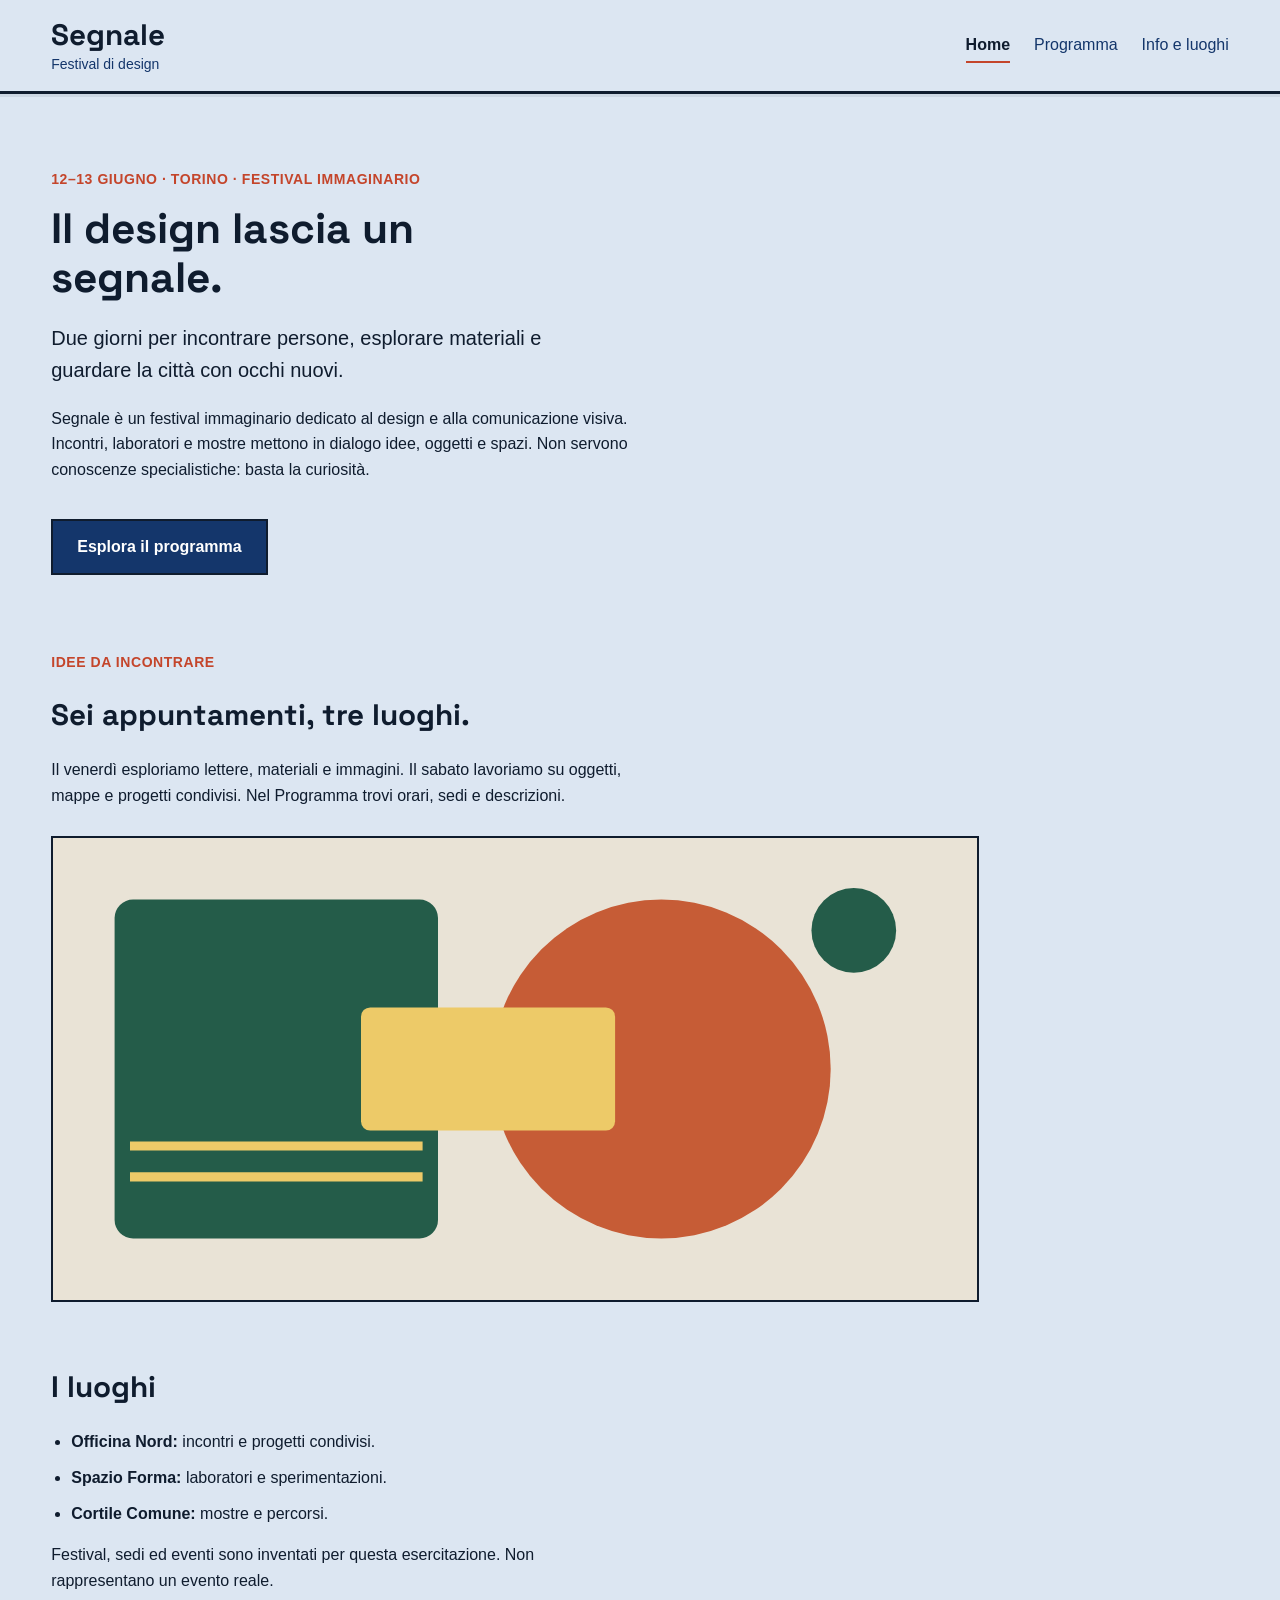
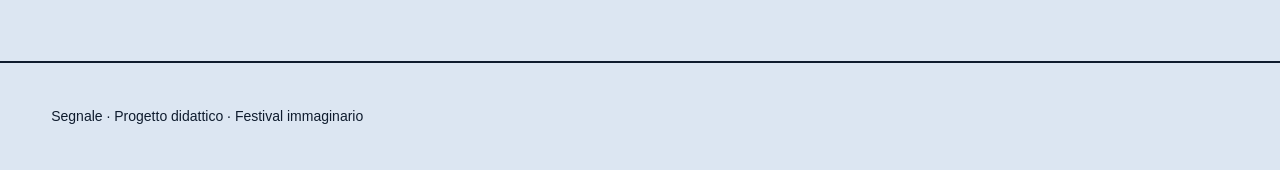
<file: index.html>
<!doctype html>
<html lang="it">
<head>
  <meta charset="utf-8">
  <meta name="viewport" content="width=device-width, initial-scale=1">
  <title>Segnale — Festival di design</title>
  <link rel="preconnect" href="https://fonts.googleapis.com">
  <link rel="preconnect" href="https://fonts.gstatic.com" crossorigin>
  <link href="https://fonts.googleapis.com/css2?family=Space+Grotesk:wght@700&display=swap" rel="stylesheet">
  <link rel="stylesheet" href="style.css">
</head>
<body>
  <a class="skip-link" href="#contenuto">Vai al contenuto</a>
  <header class="site-header">
    <div class="container">
      <a class="brand" href="index.html">Segnale<span>Festival di design</span></a>
      <nav aria-label="Navigazione principale">
        <ul>
          <li><a href="index.html" aria-current="page">Home</a></li>
          <li><a href="programma.html">Programma</a></li>
          <li><a href="info.html">Info e luoghi</a></li>
        </ul>
      </nav>
    </div>
  </header>

  <main id="contenuto" class="container">
    <section class="intro" aria-labelledby="titolo-home">
      <p class="eyebrow">12–13 giugno · Torino · Festival immaginario</p>
      <h1 id="titolo-home">Il design lascia un segnale.</h1>
      <p class="lead">Due giorni per incontrare persone, esplorare materiali e guardare la città con occhi nuovi.</p>
      <p class="reading-text">Segnale è un festival immaginario dedicato al design e alla comunicazione visiva. Incontri, laboratori e mostre mettono in dialogo idee, oggetti e spazi. Non servono conoscenze specialistiche: basta la curiosità.</p>
      <a class="button-link" href="programma.html">Esplora il programma</a>
    </section>

    <section class="content-section" aria-labelledby="titolo-festival">
      <p class="eyebrow">Idee da incontrare</p>
      <h2 id="titolo-festival">Sei appuntamenti, tre luoghi.</h2>
      <p class="reading-text">Il venerdì esploriamo lettere, materiali e immagini. Il sabato lavoriamo su oggetti, mappe e progetti condivisi. Nel Programma trovi orari, sedi e descrizioni.</p>
      <img class="festival-image" src="assets/festival.svg" alt="Composizione geometrica di cerchi e rettangoli nei colori del festival" width="1200" height="600">
    </section>

    <section class="content-section" aria-labelledby="titolo-luoghi">
      <h2 id="titolo-luoghi">I luoghi</h2>
      <ul class="venues">
        <li><strong>Officina Nord:</strong> incontri e progetti condivisi.</li>
        <li><strong>Spazio Forma:</strong> laboratori e sperimentazioni.</li>
        <li><strong>Cortile Comune:</strong> mostre e percorsi.</li>
      </ul>
      <p class="reading-text">Festival, sedi ed eventi sono inventati per questa esercitazione. Non rappresentano un evento reale.</p>
    </section>
  </main>

  <footer class="site-footer"><div class="container"><p>Segnale · Progetto didattico · Festival immaginario</p></div></footer>
</body>
</html>
</file>
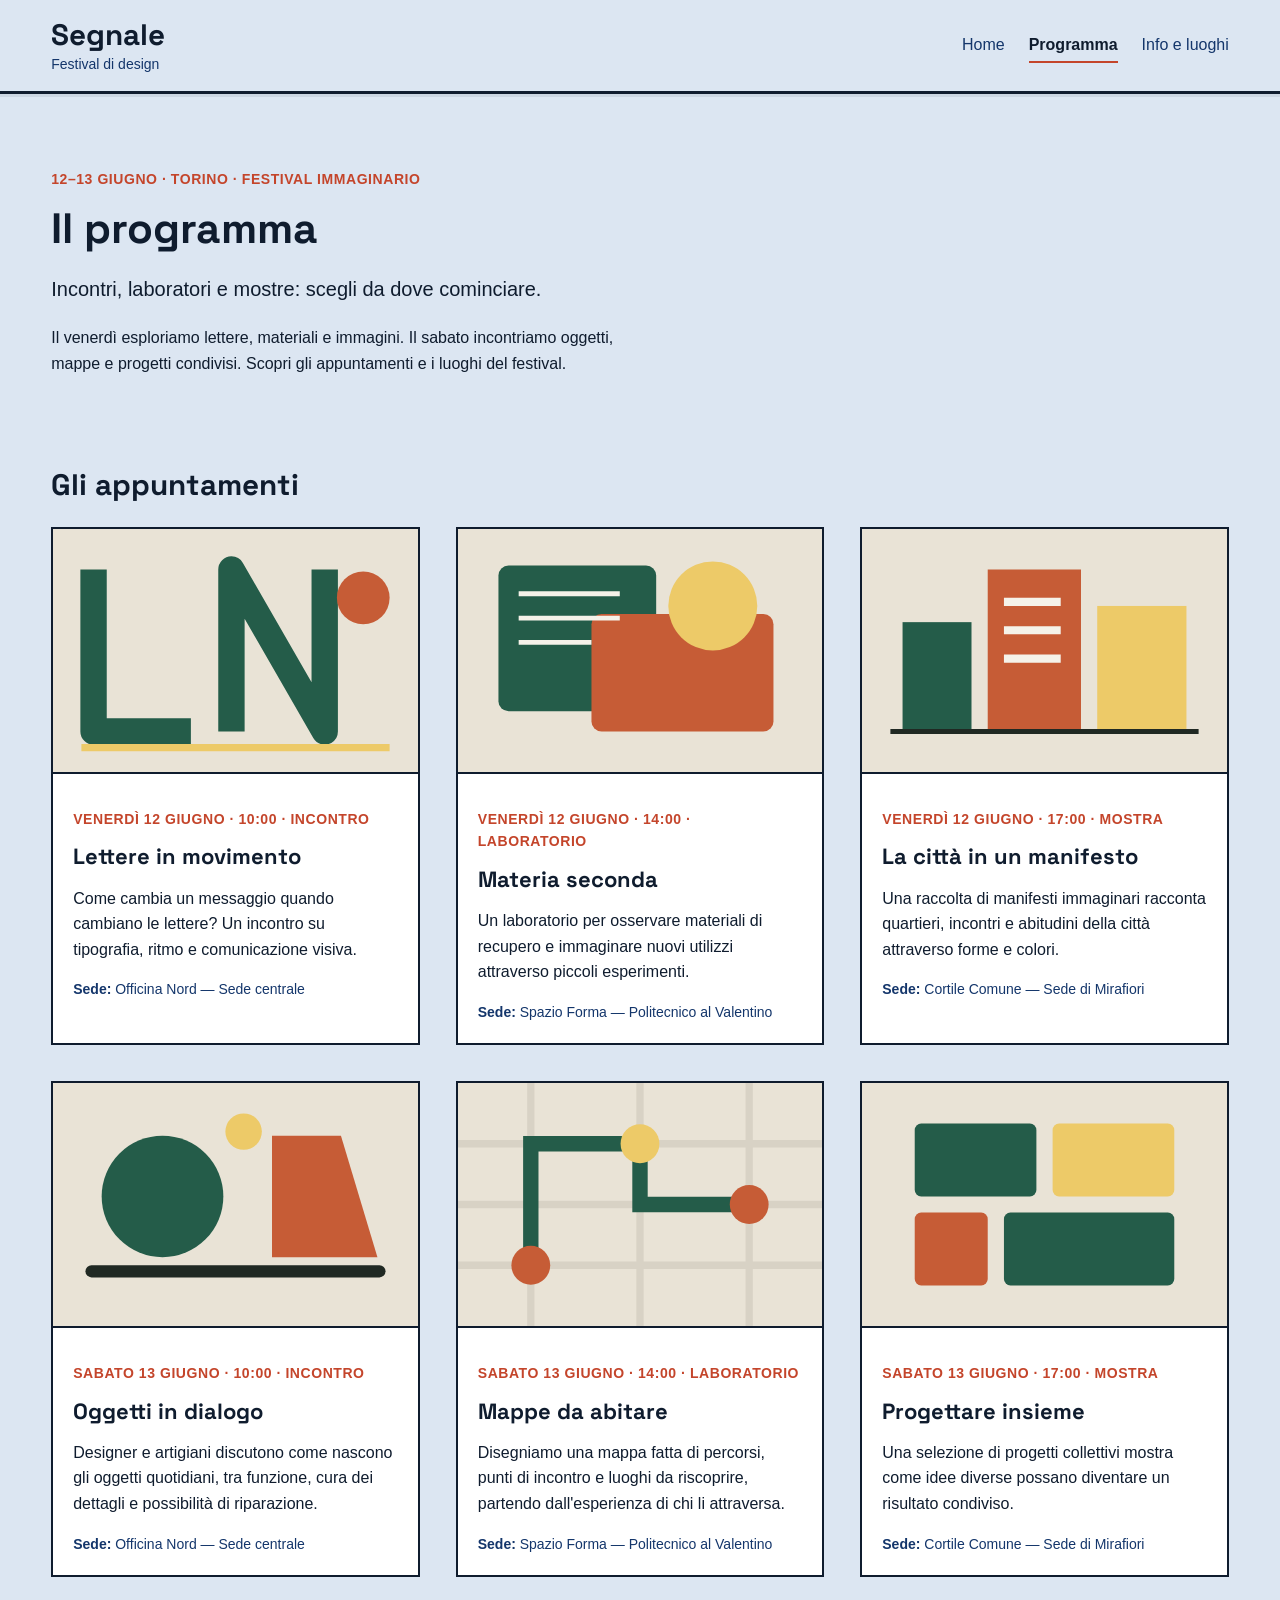
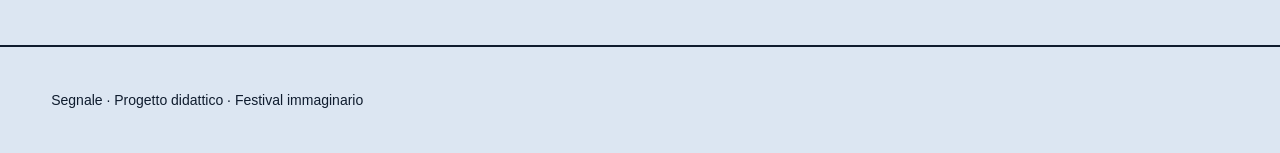
<file: programma.html>
<!doctype html>
<html lang="it">
<head>
  <meta charset="utf-8">
  <meta name="viewport" content="width=device-width, initial-scale=1">
  <title>Programma — Segnale</title>
  <link rel="preconnect" href="https://fonts.googleapis.com">
  <link rel="preconnect" href="https://fonts.gstatic.com" crossorigin>
  <link href="https://fonts.googleapis.com/css2?family=Space+Grotesk:wght@700&display=swap" rel="stylesheet">
  <link rel="stylesheet" href="style.css">
</head>
<body>
  <a class="skip-link" href="#contenuto">Vai al contenuto</a>
  <header class="site-header">
    <div class="container">
      <a class="brand" href="index.html">Segnale<span>Festival di design</span></a>
      <nav aria-label="Navigazione principale">
        <ul>
          <li><a href="index.html">Home</a></li>
          <li><a href="programma.html" aria-current="page">Programma</a></li>
          <li><a href="info.html">Info e luoghi</a></li>
        </ul>
      </nav>
    </div>
  </header>

  <main id="contenuto" class="container">
    <section class="intro" aria-labelledby="titolo-programma">
      <p class="eyebrow">12–13 giugno · Torino · Festival immaginario</p>
      <h1 id="titolo-programma">Il programma</h1>
      <p class="lead">Incontri, laboratori e mostre: scegli da dove cominciare.</p>
      <p class="reading-text">Il venerdì esploriamo lettere, materiali e immagini. Il sabato incontriamo oggetti, mappe e progetti condivisi. Scopri gli appuntamenti e i luoghi del festival.</p>
    </section>

    <section class="content-section" aria-labelledby="titolo-eventi">
      <h2 id="titolo-eventi">Gli appuntamenti</h2>
      <p id="stato-programma" class="program-status" role="status" aria-live="polite">Caricamento del programma...</p>
      <div id="griglia-eventi" class="event-grid"></div>
    </section>
  </main>

  <footer class="site-footer">
    <div class="container">
      <p>Segnale · Progetto didattico · Festival immaginario</p>
    </div>
  </footer>

  <script src="programma.js"></script>
</body>
</html>
</file>
<file: style.css>
:root {
  --colore-primario: #14366b;
  --colore-sfondo: #dce6f2;
  --colore-testo: #0f1c2e;
  --colore-accento: #c4452b;
  --font-testo: Helvetica, Arial, sans-serif;
  --font-titoli: "Space Grotesk", Arial, sans-serif;
}

* {
  box-sizing: border-box;
}

body {
  margin: 0;
  background: var(--colore-sfondo);
  color: var(--colore-testo);
  font-family: var(--font-testo);
  font-size: 1rem;
  line-height: 1.6;
}

a {
  color: var(--colore-primario);
}

a:hover {
  color: var(--colore-accento);
  text-decoration-thickness: 3px;
}

a:focus-visible,
.swiper-button-next:focus-visible,
.swiper-button-prev:focus-visible {
  outline: 3px solid var(--colore-accento);
  outline-offset: 4px;
}

/* Contenitore ampliato come da moodboard (74rem) */
.container {
  width: 92%;
  max-width: 74rem;
  margin: 0 auto;
}

/* Intestazione sticky con sfondo solido e bordo netto */
.site-header {
  padding: 1.15rem 0;
  border-bottom: 3px solid var(--colore-testo);
  position: sticky;
  top: 0;
  z-index: 1000;
  background-color: var(--colore-sfondo);
  box-shadow: 0 3px 0 rgba(15, 28, 46, 0.08);
}

.site-header .container {
  display: flex;
  justify-content: space-between;
  align-items: center;
  gap: 1.5rem;
}

.brand {
  display: inline-block;
  font-family: var(--font-titoli);
  color: var(--colore-testo);
  font-size: 1.85rem;
  font-weight: bold;
  line-height: 1.15;
  text-decoration: none;
}

.brand span {
  display: block;
  margin-top: 0.25rem;
  font-family: var(--font-testo);
  font-size: 0.875rem;
  font-weight: normal;
  color: var(--colore-primario);
}

nav {
  margin-top: 0;
}

nav ul {
  list-style: none;
  padding-left: 0;
  margin: 0;
  display: flex;
  flex-direction: row;
  flex-wrap: wrap;
  gap: 1.5rem;
}

nav a {
  display: inline-block;
  padding: 0.25rem 0;
  text-decoration: none;
  border-bottom: 2px solid transparent;
}

nav a:hover {
  border-bottom-color: var(--colore-accento);
}

nav a[aria-current="page"] {
  font-weight: bold;
  color: var(--colore-testo);
  border-bottom: 2px solid var(--colore-accento);
}

/* Spaziature più ampie tra le sezioni */
.intro {
  padding: 3.75rem 0 1.5rem;
}

.eyebrow,
.event-meta {
  color: var(--colore-accento);
  font-size: 0.875rem;
  font-weight: bold;
  text-transform: uppercase;
  letter-spacing: 0.04em;
}

h1,
h2,
h3 {
  font-family: var(--font-titoli);
  line-height: 1.15;
  color: var(--colore-testo);
}

h1 {
  max-width: 18ch;
  margin: 0.75rem 0 1.25rem;
  font-size: 2.65rem;
}

h2 {
  font-size: 1.85rem;
}

h3 {
  margin: 0.5rem 0 0.75rem;
  font-size: 1.375rem;
}

.lead {
  max-width: 48ch;
  font-size: 1.25rem;
}

.reading-text {
  max-width: 65ch;
}

/* Pulsante squadrato con bordo netto in stile editoriale */
.button-link {
  display: inline-block;
  margin-top: 1.25rem;
  padding: 0.85rem 1.5rem;
  border-radius: 0;
  border: 2px solid var(--colore-testo);
  background: var(--colore-primario);
  color: #ffffff;
  font-weight: bold;
  text-decoration: none;
  transition: background-color 0.15s ease;
}

.button-link:hover {
  background: var(--colore-accento);
  color: #ffffff;
}

.content-section {
  margin: 3.25rem 0 4.25rem;
}

.festival-image {
  display: block;
  width: 100%;
  max-width: 58rem;
  height: auto;
  margin-top: 1.75rem;
  border-radius: 0;
  border: 2px solid var(--colore-testo);
}

.venues {
  padding-left: 1.25rem;
}

.venues li {
  margin-bottom: 0.65rem;
}

.event-grid {
  display: grid;
  grid-template-columns: 1fr;
  gap: 2.25rem;
}

/* Schede squadrate con bordo netto blu notte */
.event-card {
  overflow: hidden;
  border: 2px solid var(--colore-testo);
  border-radius: 0;
  background: #ffffff;
}

.event-card img {
  display: block;
  width: 100%;
  height: auto;
  border-bottom: 2px solid var(--colore-testo);
}

.event-body {
  padding: 1.25rem;
}

.event-body p:last-child {
  margin-bottom: 0;
}

.event-place {
  color: var(--colore-primario);
  font-size: 0.875rem;
}

.site-footer {
  padding: 1.75rem 0;
  border-top: 2px solid var(--colore-testo);
  color: var(--colore-testo);
  font-size: 0.875rem;
}

.skip-link {
  position: absolute;
  top: -6rem;
  left: 1rem;
  padding: 0.75rem 1rem;
  background: #ffffff;
  border: 2px solid var(--colore-testo);
  color: var(--colore-testo);
  z-index: 1100;
}

.skip-link:focus {
  top: 1rem;
}

@media (min-width: 600px) {
  .event-grid {
    grid-template-columns: repeat(2, minmax(0, 1fr));
  }
}

@media (min-width: 1024px) {
  .event-grid {
    grid-template-columns: repeat(3, minmax(0, 1fr));
  }
}

/* Carosello Swiper */
.swiper {
  width: 100%;
  max-width: 100%;
  margin-bottom: 2.5rem;
}

.swiper-slide img {
  width: 100%;
  height: auto;
  display: block;
  object-fit: cover;
  border: 2px solid var(--colore-testo);
}

.slide-caption {
  margin-top: 0.75rem;
  font-size: 0.95rem;
}

/* Mappa uMap */
#mappa-sedi {
  width: 100%;
  height: 420px;
  border: 2px solid var(--colore-testo);
  display: block;
}

.map-link {
  margin-top: 0.65rem;
  font-size: 0.9rem;
}

/* Pulsanti Swiper coerenti con la palette blu cobalto / terracotta */
.swiper-button-next,
.swiper-button-prev {
  background-color: rgba(255, 255, 255, 0.9);
  border: 2px solid var(--colore-testo);
  width: 52px;
  height: 52px;
  border-radius: 0;
  color: var(--colore-primario);
  transition: background-color 0.2s ease, color 0.2s ease;
}

.swiper-button-next::after,
.swiper-button-prev::after {
  font-size: 1.5rem;
  font-weight: 800;
}

.swiper-button-next:hover,
.swiper-button-prev:hover {
  background-color: var(--colore-primario);
  color: #ffffff;
}

/* Header compatto su schermi stretti per non coprire la lettura */
@media (max-width: 599px) {
  .site-header {
    padding: 0.75rem 0;
  }

  .brand {
    font-size: 1.45rem;
  }

  .brand span {
    display: none;
  }

  nav ul {
    gap: 0.9rem;
    font-size: 0.95rem;
  }
}

/* Messaggio di stato per caricamento, elenco vuoto ed errore in programma.html */
.program-status {
  padding: 1.25rem;
  border: 2px solid var(--colore-testo);
  background: #ffffff;
  max-width: 48ch;
  font-weight: bold;
}

/* Riquadro Meteo a Torino adesso in info.html */
.weather-box {
  max-width: 48rem;
  margin-top: 1.25rem;
  padding: 1.25rem 1.5rem;
  border: 2px solid var(--colore-testo);
  border-radius: 0;
  background: #ffffff;
}

.weather-box p {
  margin: 0;
}

.weather-list {
  list-style: none;
  margin: 0;
  padding: 0;
  display: grid;
  grid-template-columns: repeat(auto-fit, minmax(12rem, 1fr));
  gap: 1rem;
}

.weather-list li strong {
  display: block;
  font-family: var(--font-titoli);
  color: var(--colore-primario);
  font-size: 0.9rem;
  text-transform: uppercase;
  letter-spacing: 0.03em;
}

.weather-error {
  color: var(--colore-accento);
  font-weight: bold;
}

.weather-source {
  margin-top: 0.65rem;
  font-size: 0.875rem;
}
</file>
